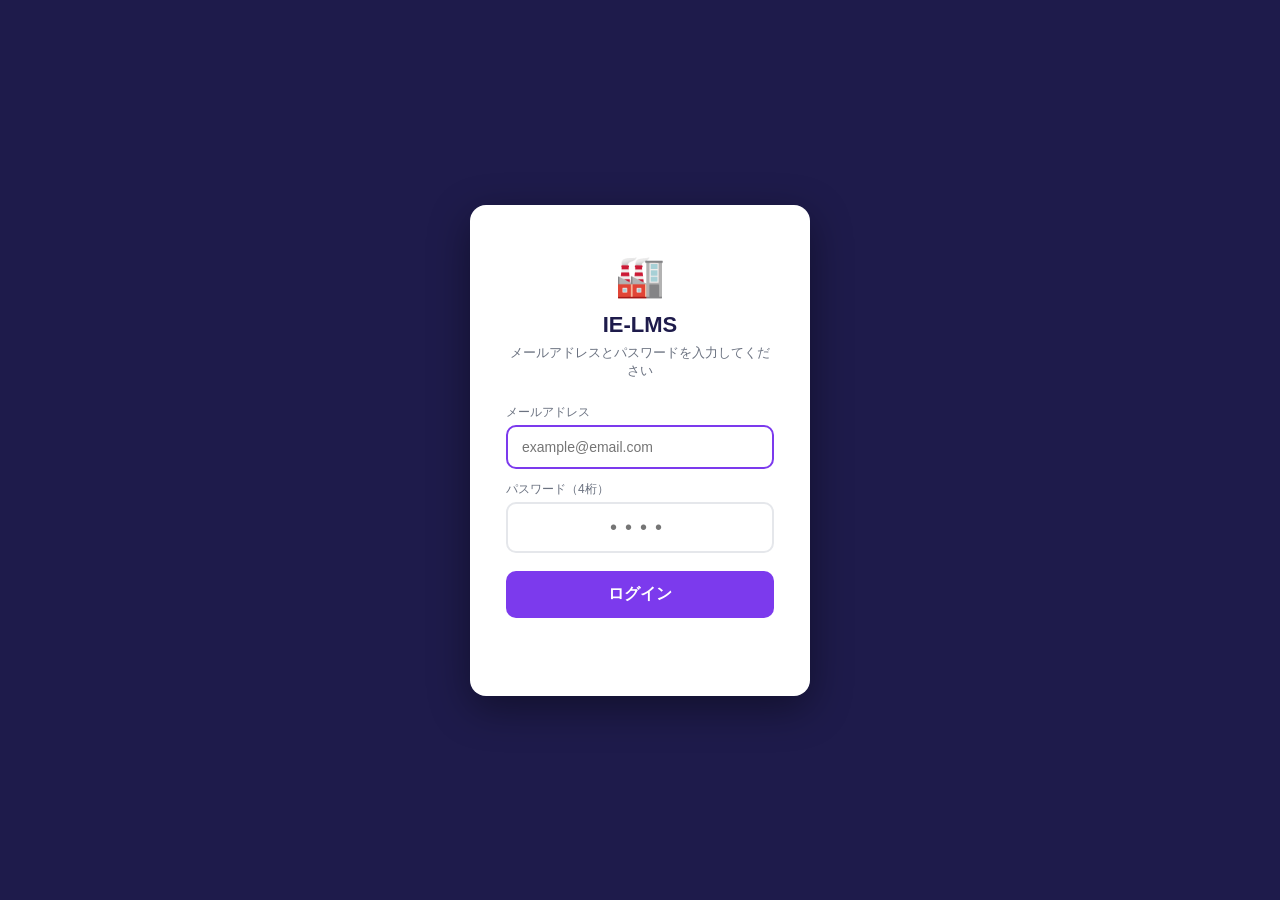
<file: index.html>
<!DOCTYPE html>
<html lang="ja">
<head>
  <meta charset="UTF-8">
  <meta name="viewport" content="width=device-width, initial-scale=1.0">
  <title>IE/QC/TPM-LMS | 製造業専門技術者育成プラットフォーム</title>
  <link rel="stylesheet" href="style.css">
</head>
<body>

<header class="site-header">
  <div class="header-inner">
    <a href="index.html" class="site-logo">
      <div class="logo-icon">🏭</div>
      <div>
        <div class="logo-text">IE/QC/TPM-LMS</div>
        <div class="logo-sub">製造業専門技術者育成プラットフォーム</div>
      </div>
    </a>
    <nav class="header-nav">
      <a href="index.html" class="nav-link">講座一覧</a>
      <a href="cases.html" class="nav-link">事例集</a>
      <a href="papers.html" class="nav-link">論文・文献</a>
      <a href="improvements.html" class="nav-link">改善案件</a>
    </nav>
  </div>
</header>

<section class="hero">
  <div class="hero-badge">製造業 専門技術者育成プログラム</div>
  <h1>IE・QC・TPM・課題解決を体系的に学ぶ<br>専門技術者育成プラットフォーム</h1>
  <p>工程分析・品質管理・設備保全・課題解決など、製造現場から経営まで幅広く活用できる手法を体系的に学ぶ。</p>
  <div class="hero-stats">
    <div class="stat">
      <div class="stat-num" id="total-courses">0</div>
      <div class="stat-label">総講座数</div>
    </div>
    <div class="stat">
      <div class="stat-num">4</div>
      <div class="stat-label">科目</div>
    </div>
    <div class="stat">
      <div class="stat-num" id="total-minutes">0</div>
      <div class="stat-label">合計時間（分）</div>
    </div>
  </div>
</section>

<main class="main-content">

  <section class="lesson-video lesson-video-featured" id="intro-video" hidden></section>

  <div class="filter-row">
    <span class="filter-label">科目：</span>
    <button class="filter-btn active" data-filter="all">すべて</button>
    <button class="filter-btn" data-filter="IE">IE（生産工学）</button>
    <button class="filter-btn" data-filter="QC">QC（品質管理）</button>
    <button class="filter-btn" data-filter="TPM">TPM（設備保全）</button>
    <button class="filter-btn" data-filter="PS">PS（課題解決）</button>
  </div>

  <div id="courses-container"></div>

</main>

<footer class="site-footer">
  <p>IE/QC/TPM-LMS &copy; 2026 — 製造業専門技術者育成プラットフォーム</p>
</footer>

<script src="data/ie_additional_courses.js"></script>
<script src="data/qc_courses.js"></script>
<script src="data/tpm_courses.js"></script>
<script src="data/ps_courses.js"></script>
<script src="data/courses.js"></script>
<script src="course-video.js"></script>
<script>
  const LEVEL_LABELS = ['', '入門', '基礎', '応用', '発展'];
  const SUBJECT_CONFIG = {
    IE:  { label: 'IE基礎講座',  subtitle: 'Industrial Engineering — 生産工学', icon: '🏭', color: '#3b82f6' },
    QC:  { label: 'QC基礎講座',  subtitle: 'Quality Control — 品質管理',        icon: '🔍', color: '#10b981' },
    TPM: { label: 'TPM基礎講座', subtitle: 'Total Productive Maintenance — 設備保全', icon: '⚙️', color: '#f59e0b' },
    PS:  { label: '課題設定・課題解決講座', subtitle: 'Problem Setting & Solving — 汎用思考・フレームワーク', icon: '🎯', color: '#8b5cf6' },
  };

  function getCourseSubject(c) {
    return c.subject || 'IE';
  }

  function calcTotalMinutes() {
    return COURSES.reduce((sum, c) => {
      const m = parseInt(c.duration);
      return sum + (isNaN(m) ? 0 : m);
    }, 0);
  }

  function renderCard(c) {
    return `
      <a href="course.html?id=${c.id}" class="course-card">
        <div class="card-header">
          <div class="card-icon">${c.icon}</div>
          <div class="card-meta">
            <div class="card-badges">
              <span class="badge badge-category">${c.category}</span>
              <span class="badge badge-level">Lv.${c.level} ${LEVEL_LABELS[c.level]}</span>
            </div>
            <div class="card-title">${c.title}</div>
            <div class="card-subtitle">${c.subtitle}</div>
          </div>
        </div>
        <div class="card-body">
          <div class="card-desc">${c.description}</div>
        </div>
        <div class="card-footer">
          <span class="card-duration">⏱ ${c.duration}</span>
          <span class="card-cta">学習を始める →</span>
        </div>
      </a>
    `;
  }

  function renderSubjectSection(subject, courses) {
    const cfg = SUBJECT_CONFIG[subject] || { label: subject + '講座', subtitle: '', icon: '📚', color: '#6b7280' };
    return `
      <div class="subject-section" data-subject="${subject}">
        <div class="subject-header" style="border-left-color: ${cfg.color}">
          <div class="subject-header-left">
            <span class="subject-icon">${cfg.icon}</span>
            <div>
              <div class="subject-title">${cfg.label}</div>
              <div class="subject-subtitle">${cfg.subtitle}</div>
            </div>
          </div>
          <span class="subject-count">${courses.length}講座</span>
        </div>
        <div class="courses-grid">
          ${courses.map(renderCard).join('')}
        </div>
      </div>
    `;
  }

  function renderAll(filter) {
    const container = document.getElementById('courses-container');
    const filtered = filter === 'all' ? COURSES : COURSES.filter(c => getCourseSubject(c) === filter);

    if (filter !== 'all') {
      // 単一科目の場合はグリッドのみ
      container.innerHTML = `<div class="courses-grid">${filtered.map(renderCard).join('')}</div>`;
      return;
    }

    // すべて表示の場合は科目別セクション
    const subjects = ['IE', 'QC', 'TPM', 'PS'];
    container.innerHTML = subjects.map(subj => {
      const subCourses = filtered.filter(c => getCourseSubject(c) === subj);
      return subCourses.length > 0 ? renderSubjectSection(subj, subCourses) : '';
    }).join('');
  }

  // Init stats
  mountCourseVideo(document.getElementById('intro-video'), COURSES.find(c => c.id === 'ie-overview'), true);
  document.getElementById('total-courses').textContent = COURSES.length;
  document.getElementById('total-minutes').textContent = calcTotalMinutes();

  // Filter buttons
  document.querySelectorAll('.filter-btn').forEach(btn => {
    btn.addEventListener('click', () => {
      document.querySelectorAll('.filter-btn').forEach(b => b.classList.remove('active'));
      btn.classList.add('active');
      renderAll(btn.dataset.filter);
    });
  });

  renderAll('all');
</script>


<link rel="stylesheet" href="chat-widget.css">
<script src="chat-widget.js"></script>
<script src="auth.js"></script>
</body>
</html>
</file>
<file: style.css>
* {
  box-sizing: border-box;
  margin: 0;
  padding: 0;
}

:root {
  --primary: #1a56db;
  --primary-dark: #1e429f;
  --primary-light: #e8f0fe;
  --accent: #f97316;
  --text: #1f2937;
  --text-muted: #6b7280;
  --border: #e5e7eb;
  --bg: #f9fafb;
  --white: #ffffff;
  --success: #059669;
  --shadow: 0 1px 3px rgba(0,0,0,0.08), 0 1px 2px rgba(0,0,0,0.05);
  --shadow-md: 0 4px 6px rgba(0,0,0,0.07), 0 2px 4px rgba(0,0,0,0.05);
  --shadow-lg: 0 10px 15px rgba(0,0,0,0.08), 0 4px 6px rgba(0,0,0,0.04);
}

body {
  font-family: 'Hiragino Sans', 'Noto Sans JP', 'Yu Gothic', -apple-system, sans-serif;
  background: var(--bg);
  color: var(--text);
  line-height: 1.7;
  font-size: 15px;
}

/* ===== HEADER ===== */
.site-header {
  background: linear-gradient(135deg, var(--primary-dark) 0%, var(--primary) 100%);
  color: var(--white);
  padding: 0 24px;
  position: sticky;
  top: 0;
  z-index: 100;
  box-shadow: var(--shadow-md);
}

.header-inner {
  max-width: 1100px;
  margin: 0 auto;
  display: flex;
  align-items: center;
  justify-content: space-between;
  height: 60px;
}

.site-logo {
  display: flex;
  align-items: center;
  gap: 10px;
  text-decoration: none;
  color: var(--white);
}

.logo-icon {
  background: rgba(255,255,255,0.15);
  border-radius: 8px;
  width: 36px;
  height: 36px;
  display: flex;
  align-items: center;
  justify-content: center;
  font-size: 18px;
}

.logo-text {
  font-size: 16px;
  font-weight: 700;
  letter-spacing: 0.03em;
}

.logo-sub {
  font-size: 11px;
  opacity: 0.75;
  font-weight: 400;
}

.header-nav {
  display: flex;
  align-items: center;
  gap: 20px;
}

.nav-link {
  color: rgba(255,255,255,0.85);
  text-decoration: none;
  font-size: 13px;
  transition: color 0.2s;
}

.nav-link:hover {
  color: var(--white);
}

/* ===== HERO ===== */
.hero {
  background: linear-gradient(135deg, var(--primary-dark) 0%, var(--primary) 60%, #3b82f6 100%);
  color: var(--white);
  padding: 56px 24px 64px;
  text-align: center;
}

.hero-badge {
  display: inline-block;
  background: rgba(255,255,255,0.15);
  border: 1px solid rgba(255,255,255,0.25);
  border-radius: 20px;
  padding: 4px 14px;
  font-size: 12px;
  letter-spacing: 0.05em;
  margin-bottom: 16px;
}

.hero h1 {
  font-size: 32px;
  font-weight: 800;
  line-height: 1.3;
  margin-bottom: 14px;
}

.hero p {
  font-size: 16px;
  opacity: 0.88;
  max-width: 560px;
  margin: 0 auto 28px;
}

.hero-stats {
  display: flex;
  justify-content: center;
  gap: 32px;
  flex-wrap: wrap;
}

.stat {
  text-align: center;
}

.stat-num {
  font-size: 28px;
  font-weight: 800;
}

.stat-label {
  font-size: 12px;
  opacity: 0.75;
  margin-top: 2px;
}

/* ===== MAIN CONTENT ===== */
.main-content {
  max-width: 1100px;
  margin: 0 auto;
  padding: 40px 24px 80px;
}

.lesson-video { scroll-margin-top: 72px; margin: 0 0 1.5rem; padding: clamp(1.1rem, 3vw, 1.8rem); border: 1px solid #cddcf1; border-left: 4px solid var(--primary); border-radius: 10px; background: #fff; }
.lesson-video[hidden] { display: none; }
.lesson-video h2 { font-size: clamp(1.25rem, 3vw, 1.65rem); margin: 2px 0 4px; }
.lesson-video-meta { color: var(--primary-dark); font-size: .875rem; font-weight: 700; }
.lesson-video-open { display: inline-block; padding: .6rem 1rem; margin-top: .75rem; background: var(--primary-dark); color: white; font-weight: 650; border-radius: 6px; text-decoration: none; }
.lesson-video-open:focus-visible { outline: 3px solid #e78a29; outline-offset: 3px; }
.lesson-video-availability { color: #536071; font-size: .875rem; margin-top: .45rem; }

/* ===== FILTER TABS ===== */
.filter-row {
  display: flex;
  align-items: center;
  gap: 8px;
  margin-bottom: 28px;
  flex-wrap: wrap;
}

.filter-label {
  font-size: 13px;
  color: var(--text-muted);
  font-weight: 500;
}

.filter-btn {
  padding: 6px 16px;
  border-radius: 20px;
  border: 1px solid var(--border);
  background: var(--white);
  color: var(--text-muted);
  font-size: 13px;
  cursor: pointer;
  transition: all 0.18s;
  font-family: inherit;
}

.filter-btn:hover {
  border-color: var(--primary);
  color: var(--primary);
}

.filter-btn.active {
  background: var(--primary);
  border-color: var(--primary);
  color: var(--white);
  font-weight: 600;
}

/* ===== SUBJECT SECTION HEADERS ===== */
.subject-section {
  margin-bottom: 48px;
}

.subject-header {
  display: flex;
  align-items: center;
  justify-content: space-between;
  border-left: 5px solid var(--primary);
  padding: 12px 16px;
  background: var(--white);
  border-radius: 0 10px 10px 0;
  margin-bottom: 20px;
  box-shadow: var(--shadow);
}

.subject-header-left {
  display: flex;
  align-items: center;
  gap: 14px;
}

.subject-icon {
  font-size: 28px;
  line-height: 1;
}

.subject-title {
  font-size: 18px;
  font-weight: 700;
  color: var(--text);
}

.subject-subtitle {
  font-size: 12px;
  color: var(--text-muted);
  margin-top: 2px;
}

.subject-count {
  font-size: 13px;
  font-weight: 600;
  color: var(--text-muted);
  background: var(--bg);
  padding: 4px 10px;
  border-radius: 20px;
  border: 1px solid var(--border);
}

/* ===== PS subject filter active color ===== */
.filter-btn[data-filter="PS"].active {
  background: #8b5cf6;
  color: #fff;
  border-color: #8b5cf6;
}

/* ===== COURSE GRID ===== */
.section-title {
  font-size: 20px;
  font-weight: 700;
  margin-bottom: 20px;
  display: flex;
  align-items: center;
  gap: 10px;
}

.section-title::after {
  content: '';
  flex: 1;
  height: 1px;
  background: var(--border);
}

.courses-grid {
  display: grid;
  grid-template-columns: repeat(auto-fill, minmax(300px, 1fr));
  gap: 20px;
}

.course-card {
  background: var(--white);
  border: 1px solid var(--border);
  border-radius: 12px;
  overflow: hidden;
  box-shadow: var(--shadow);
  transition: box-shadow 0.2s, transform 0.2s;
  display: flex;
  flex-direction: column;
  text-decoration: none;
  color: inherit;
}

.course-card:hover {
  box-shadow: var(--shadow-lg);
  transform: translateY(-2px);
}

.card-header {
  padding: 20px 20px 14px;
  display: flex;
  align-items: flex-start;
  gap: 14px;
}

.card-icon {
  width: 48px;
  height: 48px;
  border-radius: 10px;
  background: var(--primary-light);
  display: flex;
  align-items: center;
  justify-content: center;
  font-size: 22px;
  flex-shrink: 0;
}

.card-meta {
  flex: 1;
}

.card-badges {
  display: flex;
  gap: 6px;
  margin-bottom: 6px;
}

.badge {
  font-size: 11px;
  padding: 2px 8px;
  border-radius: 10px;
  font-weight: 600;
}

.badge-category {
  background: var(--primary-light);
  color: var(--primary);
}

.badge-level {
  background: #fef3c7;
  color: #92400e;
}

.card-title {
  font-size: 15px;
  font-weight: 700;
  line-height: 1.4;
  margin-bottom: 2px;
}

.card-subtitle {
  font-size: 11px;
  color: var(--text-muted);
}

.card-body {
  padding: 0 20px 14px;
  flex: 1;
}

.card-desc {
  font-size: 13px;
  color: var(--text-muted);
  line-height: 1.6;
}

.card-footer {
  padding: 12px 20px;
  border-top: 1px solid var(--border);
  display: flex;
  align-items: center;
  justify-content: space-between;
}

.card-duration {
  font-size: 12px;
  color: var(--text-muted);
  display: flex;
  align-items: center;
  gap: 4px;
}

.card-cta {
  font-size: 12px;
  font-weight: 600;
  color: var(--primary);
  display: flex;
  align-items: center;
  gap: 4px;
}

/* ===== COURSE DETAIL PAGE ===== */
.back-link {
  display: inline-flex;
  align-items: center;
  gap: 6px;
  color: var(--primary);
  text-decoration: none;
  font-size: 14px;
  font-weight: 500;
  margin-bottom: 24px;
  transition: opacity 0.2s;
}

.back-link:hover {
  opacity: 0.75;
}

.course-layout {
  display: grid;
  grid-template-columns: 1fr 280px;
  gap: 32px;
  align-items: start;
}

@media (max-width: 768px) {
  .course-layout {
    grid-template-columns: 1fr;
  }
}

.course-main {}

.course-hero {
  background: linear-gradient(135deg, var(--primary-dark) 0%, var(--primary) 100%);
  color: var(--white);
  border-radius: 14px;
  padding: 32px;
  margin-bottom: 28px;
}

.course-hero-icon {
  font-size: 40px;
  margin-bottom: 14px;
}

.course-hero-badge {
  display: inline-flex;
  gap: 8px;
  margin-bottom: 12px;
}

.course-hero h1 {
  font-size: 24px;
  font-weight: 800;
  margin-bottom: 6px;
  line-height: 1.3;
}

.course-hero-sub {
  font-size: 14px;
  opacity: 0.8;
  margin-bottom: 16px;
}

.course-hero-desc {
  font-size: 15px;
  opacity: 0.9;
  line-height: 1.7;
}

.course-hero-meta {
  display: flex;
  gap: 20px;
  margin-top: 20px;
  font-size: 13px;
  opacity: 0.85;
}

/* ===== OBJECTIVES ===== */
.objectives-box {
  background: var(--white);
  border: 1px solid var(--border);
  border-radius: 12px;
  padding: 22px 24px;
  margin-bottom: 24px;
  box-shadow: var(--shadow);
}

.objectives-box h3 {
  font-size: 14px;
  font-weight: 700;
  color: var(--primary);
  margin-bottom: 12px;
  display: flex;
  align-items: center;
  gap: 6px;
}

.objectives-list {
  list-style: none;
}

.objectives-list li {
  display: flex;
  align-items: flex-start;
  gap: 8px;
  font-size: 14px;
  padding: 5px 0;
}

.objectives-list li::before {
  content: '✓';
  color: var(--success);
  font-weight: 700;
  flex-shrink: 0;
  margin-top: 1px;
}

/* ===== SECTION CONTENT ===== */
.section-block {
  background: var(--white);
  border: 1px solid var(--border);
  border-radius: 12px;
  margin-bottom: 20px;
  box-shadow: var(--shadow);
  overflow: hidden;
}

/* Audio player panel */
.audio-panel {
  background: linear-gradient(135deg, #f0f0ff 0%, #faf5ff 100%);
  border: 1.5px solid #c4b5fd;
  border-radius: 14px;
  margin-bottom: 24px;
  overflow: hidden;
}

.audio-panel-header {
  display: flex;
  align-items: center;
  gap: 12px;
  padding: 16px 20px;
  border-bottom: 1px solid #ddd6fe;
}

.audio-panel-icon {
  font-size: 28px;
  line-height: 1;
}

.audio-panel-title {
  font-size: 15px;
  font-weight: 700;
  color: #4f46e5;
}

.audio-panel-sub {
  font-size: 12px;
  color: #7c3aed;
  margin-top: 2px;
}

.audio-panel-status {
  margin-left: auto;
  font-size: 12px;
  font-weight: 600;
  color: #94a3b8;
  background: #f1f5f9;
  border-radius: 20px;
  padding: 4px 12px;
  transition: background 0.2s, color 0.2s;
}

.audio-panel-status.is-playing {
  background: #dcfce7;
  color: #16a34a;
}

.audio-panel-tracks {
  display: flex;
  flex-direction: column;
  padding: 8px;
  gap: 4px;
}

.audio-track-btn {
  display: flex;
  align-items: center;
  gap: 12px;
  width: 100%;
  padding: 10px 12px;
  border: 1.5px solid transparent;
  border-radius: 10px;
  background: transparent;
  cursor: pointer;
  text-align: left;
  transition: background 0.15s, border-color 0.15s;
}

.audio-track-btn:hover {
  background: rgba(99, 102, 241, 0.07);
  border-color: #c4b5fd;
}

.audio-track-btn.is-playing {
  background: #6366f1;
  border-color: #6366f1;
  color: #fff;
}

.audio-track-btn.is-paused {
  background: #fef3c7;
  border-color: #f59e0b;
}

.audio-track-num {
  font-size: 11px;
  font-weight: 700;
  color: #8b5cf6;
  background: #ede9fe;
  border-radius: 50%;
  width: 22px;
  height: 22px;
  display: flex;
  align-items: center;
  justify-content: center;
  flex-shrink: 0;
}

.audio-track-btn.is-playing .audio-track-num {
  background: rgba(255,255,255,0.25);
  color: #fff;
}

.audio-track-title {
  flex: 1;
  font-size: 13.5px;
  font-weight: 500;
  color: #1e293b;
}

.audio-track-btn.is-playing .audio-track-title {
  color: #fff;
  font-weight: 600;
}

.audio-track-icon {
  font-size: 11px;
  color: #6366f1;
  flex-shrink: 0;
}

.audio-track-btn.is-playing .audio-track-icon {
  color: #fff;
}

.section-playing-badge {
  font-size: 11px;
  background: #6366f1;
  color: #fff;
  border-radius: 20px;
  padding: 2px 10px;
  font-weight: 600;
}

.section-block-header {
  padding: 16px 24px;
  background: var(--bg);
  border-bottom: 1px solid var(--border);
  font-size: 16px;
  font-weight: 700;
  display: flex;
  align-items: center;
  justify-content: space-between;
  gap: 12px;
}


.section-block-body {
  padding: 20px 24px;
}

.section-block-body p {
  margin-bottom: 12px;
}

.section-block-body p:last-child {
  margin-bottom: 0;
}

/* Markdown-like rendering */
.md-content h1, .md-content h2, .md-content h3 {
  font-weight: 700;
  margin: 16px 0 8px;
  line-height: 1.4;
}

.md-content h1 { font-size: 20px; }
.md-content h2 { font-size: 18px; }
.md-content h3 { font-size: 16px; color: var(--primary); }

.md-content p { margin-bottom: 10px; line-height: 1.75; }

.md-content ul, .md-content ol {
  padding-left: 20px;
  margin-bottom: 12px;
}

.md-content li { margin-bottom: 4px; line-height: 1.65; }

.md-content table {
  width: 100%;
  border-collapse: collapse;
  font-size: 13px;
  margin: 14px 0;
}

.md-content th {
  background: var(--primary-light);
  color: var(--primary-dark);
  padding: 8px 12px;
  text-align: left;
  font-weight: 700;
  border: 1px solid #c3d4f8;
}

.md-content td {
  padding: 8px 12px;
  border: 1px solid var(--border);
  vertical-align: top;
}

.md-content tr:nth-child(even) td {
  background: var(--bg);
}

.md-content code {
  background: #f1f5f9;
  border: 1px solid #e2e8f0;
  border-radius: 4px;
  padding: 1px 5px;
  font-size: 12px;
  font-family: 'SF Mono', 'Fira Code', monospace;
}

.md-content pre {
  background: #1e293b;
  color: #e2e8f0;
  border-radius: 8px;
  padding: 16px;
  font-size: 12px;
  line-height: 1.7;
  overflow-x: auto;
  margin: 14px 0;
  font-family: 'SF Mono', 'Fira Code', monospace;
}

.md-content pre code {
  background: none;
  border: none;
  padding: 0;
  font-size: 12px;
  color: inherit;
}

.md-content strong { font-weight: 700; }

/* ===== SIDEBAR ===== */
.course-sidebar {}

.sidebar-card {
  background: var(--white);
  border: 1px solid var(--border);
  border-radius: 12px;
  padding: 20px;
  box-shadow: var(--shadow);
  margin-bottom: 16px;
  position: sticky;
  top: 80px;
}

.sidebar-card h4 {
  font-size: 13px;
  font-weight: 700;
  color: var(--text-muted);
  text-transform: uppercase;
  letter-spacing: 0.05em;
  margin-bottom: 14px;
}

.toc-list {
  list-style: none;
}

.toc-item {
  border-bottom: 1px solid var(--border);
}

.toc-item:last-child {
  border-bottom: none;
}

.toc-link {
  display: block;
  padding: 9px 0;
  font-size: 13px;
  color: var(--text-muted);
  text-decoration: none;
  transition: color 0.2s;
  cursor: pointer;
}

.toc-link:hover {
  color: var(--primary);
}

.toc-link.active {
  color: var(--primary);
  font-weight: 600;
}

.related-courses {}

.related-link {
  display: flex;
  align-items: center;
  gap: 10px;
  padding: 9px 0;
  border-bottom: 1px solid var(--border);
  text-decoration: none;
  color: inherit;
  transition: color 0.18s;
}

.related-link:last-child {
  border-bottom: none;
}

.related-link:hover {
  color: var(--primary);
}

.related-icon {
  font-size: 18px;
}

.related-info {
  flex: 1;
}

.related-title {
  font-size: 13px;
  font-weight: 600;
  line-height: 1.3;
}

.related-cat {
  font-size: 11px;
  color: var(--text-muted);
}

/* ===== LEVEL DOTS ===== */
.level-dots {
  display: flex;
  gap: 3px;
}

.dot {
  width: 8px;
  height: 8px;
  border-radius: 50%;
  background: rgba(255,255,255,0.3);
}

.dot.filled {
  background: var(--white);
}

/* ===== FOOTER ===== */
.site-footer {
  background: #111827;
  color: #9ca3af;
  text-align: center;
  padding: 24px;
  font-size: 13px;
}

/* ===== CALLOUT BOXES ===== */
.callout {
  border-radius: 10px;
  margin: 16px 0;
  overflow: hidden;
  border-left: 4px solid;
}

.callout-header {
  padding: 8px 14px;
  font-size: 12px;
  font-weight: 800;
  letter-spacing: 0.04em;
  text-transform: uppercase;
}

.callout-body {
  padding: 12px 14px;
  font-size: 14px;
}

.callout-body p { margin-bottom: 6px; }
.callout-body p:last-child { margin-bottom: 0; }
.callout-body ul { padding-left: 18px; }

.callout-tip { background: #fffbeb; border-color: #f59e0b; }
.callout-tip .callout-header { background: #fef3c7; color: #92400e; }

.callout-point { background: #eff6ff; border-color: var(--primary); }
.callout-point .callout-header { background: var(--primary-light); color: var(--primary-dark); }

.callout-warn { background: #fff1f2; border-color: #f43f5e; }
.callout-warn .callout-header { background: #ffe4e6; color: #9f1239; }

.callout-example { background: #f0fdf4; border-color: #22c55e; }
.callout-example .callout-header { background: #dcfce7; color: #166534; }

.callout-formula { background: #faf5ff; border-color: #a855f7; }
.callout-formula .callout-header { background: #f3e8ff; color: #7e22ce; }

/* Ordered list */
.md-content ol {
  padding-left: 20px;
  margin-bottom: 12px;
  counter-reset: none;
}

.md-content ol li { margin-bottom: 5px; line-height: 1.65; }

/* HR */
.md-content hr { border: none; border-top: 1px solid var(--border); margin: 20px 0; }

/* ===== QUIZ ===== */
.quiz-box {
  background: var(--white);
  border: 2px solid var(--primary);
  border-radius: 14px;
  margin-top: 28px;
  overflow: hidden;
  box-shadow: var(--shadow-md);
}

.quiz-header {
  background: linear-gradient(135deg, var(--primary-dark) 0%, var(--primary) 100%);
  color: var(--white);
  padding: 20px 24px;
  display: flex;
  align-items: center;
  gap: 14px;
}

.quiz-icon { font-size: 28px; }

.quiz-title { font-size: 18px; font-weight: 800; }

.quiz-subtitle { font-size: 13px; opacity: 0.8; margin-top: 2px; }

.quiz-body { padding: 20px 24px; }

.quiz-question { margin-bottom: 24px; }

.quiz-q-num {
  font-size: 11px;
  font-weight: 700;
  color: var(--primary);
  text-transform: uppercase;
  letter-spacing: 0.05em;
  margin-bottom: 6px;
}

.quiz-q-text {
  font-size: 15px;
  font-weight: 600;
  margin-bottom: 12px;
  line-height: 1.5;
}

.quiz-options { display: flex; flex-direction: column; gap: 8px; }

.quiz-option {
  display: flex;
  align-items: center;
  gap: 10px;
  padding: 10px 14px;
  border: 1px solid var(--border);
  border-radius: 8px;
  cursor: pointer;
  transition: all 0.18s;
  font-size: 14px;
}

.quiz-option:hover { border-color: var(--primary); background: var(--primary-light); }

.quiz-option input[type="radio"] { accent-color: var(--primary); }

.quiz-option.correct {
  border-color: var(--success);
  background: #ecfdf5;
  color: #065f46;
  font-weight: 600;
}

.quiz-option.wrong {
  border-color: #ef4444;
  background: #fef2f2;
  color: #991b1b;
}

.quiz-feedback {
  font-size: 13px;
  margin-top: 8px;
  font-weight: 600;
  padding: 4px 0;
}

.quiz-feedback.correct { color: var(--success); }
.quiz-feedback.wrong { color: #ef4444; }

.quiz-footer {
  border-top: 1px solid var(--border);
  padding: 20px 24px;
  display: flex;
  align-items: center;
  gap: 16px;
  flex-wrap: wrap;
  background: var(--bg);
}

.quiz-score {
  display: flex;
  align-items: center;
  gap: 10px;
  font-size: 15px;
}

.quiz-score .pass { font-size: 28px; font-weight: 800; color: var(--success); }
.quiz-score .fail { font-size: 28px; font-weight: 800; color: #f97316; }
.quiz-score .score-detail { color: var(--text-muted); font-size: 14px; }

.quiz-submit-btn {
  padding: 9px 22px;
  background: var(--primary);
  color: var(--white);
  border: none;
  border-radius: 8px;
  font-size: 14px;
  font-weight: 600;
  cursor: pointer;
  font-family: inherit;
  transition: background 0.18s;
}

.quiz-submit-btn:hover { background: var(--primary-dark); }
.quiz-submit-btn:disabled { background: #9ca3af; cursor: default; }

.quiz-save-msg {
  font-size: 13px;
  color: var(--text-muted);
}

.quiz-save-msg.saved { color: var(--success); font-weight: 600; }

/* ===== IMPROVEMENTS PAGE ===== */
.page-header {
  margin-bottom: 28px;
}

.page-header h1 {
  font-size: 24px;
  font-weight: 800;
  margin-bottom: 6px;
}

.page-header p {
  color: var(--text-muted);
  font-size: 15px;
}

.form-card {
  background: var(--white);
  border: 1px solid var(--border);
  border-radius: 12px;
  padding: 28px;
  box-shadow: var(--shadow);
  margin-bottom: 32px;
}

.form-card h2 {
  font-size: 17px;
  font-weight: 700;
  margin-bottom: 20px;
  padding-bottom: 12px;
  border-bottom: 1px solid var(--border);
}

.form-grid {
  display: grid;
  grid-template-columns: 1fr 1fr;
  gap: 16px;
}

@media (max-width: 640px) { .form-grid { grid-template-columns: 1fr; } }

.form-group {
  display: flex;
  flex-direction: column;
  gap: 6px;
}

.form-group.full { grid-column: 1 / -1; }

.form-label {
  font-size: 13px;
  font-weight: 600;
  color: var(--text);
}

.form-label .req { color: #ef4444; margin-left: 3px; }

.form-input, .form-textarea, .form-select {
  padding: 9px 12px;
  border: 1px solid var(--border);
  border-radius: 8px;
  font-size: 14px;
  font-family: inherit;
  background: var(--white);
  color: var(--text);
  transition: border-color 0.18s;
}

.form-input:focus, .form-textarea:focus, .form-select:focus {
  outline: none;
  border-color: var(--primary);
  box-shadow: 0 0 0 3px rgba(26,86,219,0.1);
}

.form-textarea { min-height: 90px; resize: vertical; }

.form-hint { font-size: 12px; color: var(--text-muted); }

.form-row-inline {
  display: flex;
  gap: 8px;
  align-items: center;
}

.form-row-inline .form-input { flex: 1; }

.unit-label {
  font-size: 13px;
  color: var(--text-muted);
  white-space: nowrap;
}

.form-submit-btn {
  display: inline-flex;
  align-items: center;
  gap: 8px;
  padding: 11px 28px;
  background: var(--primary);
  color: var(--white);
  border: none;
  border-radius: 8px;
  font-size: 15px;
  font-weight: 700;
  cursor: pointer;
  font-family: inherit;
  transition: background 0.18s;
  margin-top: 20px;
}

.form-submit-btn:hover { background: var(--primary-dark); }
.form-submit-btn:disabled { background: #9ca3af; cursor: default; }

.upload-row {
  display: flex;
  flex-direction: column;
  gap: 6px;
}

.upload-input {
  padding: 6px 0;
  font-size: 13px;
}

/* Improvement list */
.impr-list { display: flex; flex-direction: column; gap: 16px; }

.impr-card {
  background: var(--white);
  border: 1px solid var(--border);
  border-radius: 12px;
  box-shadow: var(--shadow);
  overflow: hidden;
}

.impr-card-header {
  padding: 16px 20px;
  display: flex;
  align-items: flex-start;
  gap: 14px;
  border-bottom: 1px solid var(--border);
}

.impr-status-badge {
  padding: 3px 10px;
  border-radius: 10px;
  font-size: 11px;
  font-weight: 700;
  white-space: nowrap;
}

.status-open { background: #fef3c7; color: #92400e; }
.status-in_progress { background: var(--primary-light); color: var(--primary-dark); }
.status-completed { background: #ecfdf5; color: #065f46; }

.impr-process { font-size: 16px; font-weight: 700; flex: 1; }
.impr-date { font-size: 12px; color: var(--text-muted); white-space: nowrap; }

.impr-card-body { padding: 16px 20px; }

.impr-issue { font-size: 14px; color: var(--text); margin-bottom: 10px; }

.impr-metrics {
  display: flex;
  gap: 16px;
  flex-wrap: wrap;
  margin-bottom: 12px;
}

.impr-metric {
  font-size: 13px;
  background: var(--bg);
  border-radius: 6px;
  padding: 5px 10px;
}

.impr-metric-label { color: var(--text-muted); margin-right: 4px; }

.impr-claude {
  background: linear-gradient(135deg, #f0f4ff 0%, #faf0ff 100%);
  border: 1px solid #c3d4f8;
  border-radius: 8px;
  padding: 12px 14px;
  margin-top: 12px;
}

.impr-claude-label {
  font-size: 11px;
  font-weight: 700;
  color: var(--primary);
  text-transform: uppercase;
  letter-spacing: 0.04em;
  margin-bottom: 6px;
}

.impr-claude-text {
  font-size: 13px;
  line-height: 1.7;
  white-space: pre-wrap;
}

.impr-claude-pending {
  font-size: 13px;
  color: var(--text-muted);
  font-style: italic;
}

.impr-card-footer {
  padding: 10px 20px;
  border-top: 1px solid var(--border);
  background: var(--bg);
  display: flex;
  align-items: center;
  gap: 12px;
}

.impr-media-badge {
  font-size: 12px;
  color: var(--text-muted);
  display: flex;
  align-items: center;
  gap: 4px;
}

.impr-analyze-btn {
  margin-left: auto;
  padding: 5px 14px;
  background: var(--primary-light);
  color: var(--primary);
  border: 1px solid var(--primary);
  border-radius: 6px;
  font-size: 12px;
  font-weight: 600;
  cursor: pointer;
  font-family: inherit;
  transition: all 0.18s;
}

.impr-analyze-btn:hover { background: var(--primary); color: var(--white); }

.empty-state {
  text-align: center;
  padding: 60px 20px;
  color: var(--text-muted);
}

.empty-icon { font-size: 40px; margin-bottom: 12px; }
.empty-text { font-size: 16px; margin-bottom: 6px; }
.empty-sub { font-size: 13px; }

.tab-row {
  display: flex;
  gap: 4px;
  border-bottom: 1px solid var(--border);
  margin-bottom: 24px;
}

.tab-btn {
  padding: 10px 18px;
  border: none;
  background: none;
  font-size: 14px;
  font-weight: 600;
  color: var(--text-muted);
  cursor: pointer;
  border-bottom: 2px solid transparent;
  margin-bottom: -1px;
  font-family: inherit;
  transition: all 0.18s;
}

.tab-btn.active {
  color: var(--primary);
  border-bottom-color: var(--primary);
}

.alert {
  padding: 12px 16px;
  border-radius: 8px;
  font-size: 14px;
  margin-bottom: 20px;
}

.alert-error { background: #fef2f2; color: #991b1b; border: 1px solid #fca5a5; }
.alert-success { background: #ecfdf5; color: #065f46; border: 1px solid #6ee7b7; }

/* ===== RESPONSIVE ===== */
@media (max-width: 600px) {
  .hero h1 { font-size: 24px; }
  .courses-grid { grid-template-columns: 1fr; }
  .hero-stats { gap: 20px; }
}
</file>
<file: chat-widget.css>
/* ===== AI Chat Widget ===== */

#ai-chat-widget {
  position: fixed;
  bottom: 24px;
  right: 24px;
  z-index: 1000;
  font-family: -apple-system, BlinkMacSystemFont, 'Segoe UI', sans-serif;
}

/* FAB Button */
.ai-chat-fab {
  display: flex;
  align-items: center;
  gap: 8px;
  background: linear-gradient(135deg, #6366f1, #8b5cf6);
  color: #fff;
  border: none;
  border-radius: 50px;
  padding: 14px 20px;
  cursor: pointer;
  box-shadow: 0 4px 20px rgba(99, 102, 241, 0.45);
  transition: transform 0.2s, box-shadow 0.2s;
  font-size: 15px;
  font-weight: 600;
}

.ai-chat-fab:hover {
  transform: translateY(-2px);
  box-shadow: 0 6px 28px rgba(99, 102, 241, 0.55);
}

.ai-chat-fab--open .ai-chat-fab-icon {
  transform: rotate(15deg);
}

.ai-chat-fab-icon {
  font-size: 18px;
  transition: transform 0.2s;
}

/* Panel */
.ai-chat-panel {
  position: absolute;
  bottom: 70px;
  right: 0;
  width: 380px;
  max-height: 560px;
  background: #fff;
  border-radius: 16px;
  box-shadow: 0 8px 40px rgba(0, 0, 0, 0.18);
  display: flex;
  flex-direction: column;
  overflow: hidden;
  opacity: 0;
  pointer-events: none;
  transform: translateY(12px) scale(0.97);
  transition: opacity 0.22s ease, transform 0.22s ease;
}

.ai-chat-panel--open {
  opacity: 1;
  pointer-events: auto;
  transform: translateY(0) scale(1);
}

/* Header */
.ai-chat-header {
  background: linear-gradient(135deg, #6366f1, #8b5cf6);
  color: #fff;
  padding: 14px 16px;
  display: flex;
  align-items: center;
  justify-content: space-between;
  flex-shrink: 0;
}

.ai-chat-header-left {
  display: flex;
  align-items: center;
  gap: 10px;
}

.ai-chat-avatar {
  font-size: 26px;
  line-height: 1;
}

.ai-chat-title {
  font-size: 14px;
  font-weight: 700;
}

.ai-chat-subtitle {
  font-size: 11px;
  opacity: 0.85;
  margin-top: 1px;
}

.ai-chat-header-actions {
  display: flex;
  gap: 6px;
}

.ai-chat-clear,
.ai-chat-close {
  background: rgba(255, 255, 255, 0.2);
  border: none;
  color: #fff;
  border-radius: 8px;
  width: 32px;
  height: 32px;
  cursor: pointer;
  font-size: 15px;
  display: flex;
  align-items: center;
  justify-content: center;
  transition: background 0.15s;
}

.ai-chat-clear:hover,
.ai-chat-close:hover {
  background: rgba(255, 255, 255, 0.35);
}

/* Messages */
.ai-chat-messages {
  flex: 1;
  overflow-y: auto;
  padding: 16px;
  display: flex;
  flex-direction: column;
  gap: 12px;
  background: #f8fafc;
}

.ai-chat-message {
  display: flex;
}

.ai-chat-message--user {
  justify-content: flex-end;
}

.ai-chat-message--bot {
  justify-content: flex-start;
}

.ai-chat-bubble {
  max-width: 88%;
  padding: 10px 14px;
  border-radius: 16px;
  font-size: 13.5px;
  line-height: 1.6;
  word-break: break-word;
}

.ai-chat-message--user .ai-chat-bubble {
  background: linear-gradient(135deg, #6366f1, #8b5cf6);
  color: #fff;
  border-bottom-right-radius: 4px;
}

.ai-chat-message--bot .ai-chat-bubble {
  background: #fff;
  color: #1e293b;
  border: 1px solid #e2e8f0;
  border-bottom-left-radius: 4px;
  box-shadow: 0 1px 3px rgba(0, 0, 0, 0.06);
}

.ai-chat-message--bot .ai-chat-bubble h3,
.ai-chat-message--bot .ai-chat-bubble h4 {
  margin: 8px 0 4px;
  font-size: 13.5px;
  color: #6366f1;
}

.ai-chat-message--bot .ai-chat-bubble ul {
  margin: 6px 0;
  padding-left: 18px;
}

.ai-chat-message--bot .ai-chat-bubble li {
  margin: 2px 0;
}

.ai-chat-message--bot .ai-chat-bubble code {
  background: #f1f5f9;
  padding: 1px 5px;
  border-radius: 4px;
  font-size: 12px;
  font-family: 'SFMono-Regular', Consolas, monospace;
}

.ai-chat-message--bot .ai-chat-bubble strong {
  color: #334155;
}

/* Typing indicator */
.ai-chat-typing {
  display: inline-flex;
  gap: 4px;
  align-items: center;
  height: 20px;
}

.ai-chat-typing span {
  width: 7px;
  height: 7px;
  background: #94a3b8;
  border-radius: 50%;
  animation: ai-typing-bounce 1.2s infinite;
}

.ai-chat-typing span:nth-child(2) { animation-delay: 0.2s; }
.ai-chat-typing span:nth-child(3) { animation-delay: 0.4s; }

@keyframes ai-typing-bounce {
  0%, 60%, 100% { transform: translateY(0); }
  30% { transform: translateY(-5px); }
}

/* Input Area */
.ai-chat-input-area {
  display: flex;
  align-items: flex-end;
  gap: 8px;
  padding: 12px 14px;
  border-top: 1px solid #e2e8f0;
  background: #fff;
  flex-shrink: 0;
}

.ai-chat-input {
  flex: 1;
  border: 1.5px solid #e2e8f0;
  border-radius: 12px;
  padding: 9px 12px;
  font-size: 13.5px;
  font-family: inherit;
  resize: none;
  outline: none;
  transition: border-color 0.15s;
  line-height: 1.5;
  max-height: 120px;
  overflow-y: auto;
  color: #1e293b;
}

.ai-chat-input:focus {
  border-color: #6366f1;
}

.ai-chat-input::placeholder {
  color: #94a3b8;
}

.ai-chat-send {
  width: 40px;
  height: 40px;
  border-radius: 12px;
  background: linear-gradient(135deg, #6366f1, #8b5cf6);
  color: #fff;
  border: none;
  cursor: pointer;
  font-size: 16px;
  display: flex;
  align-items: center;
  justify-content: center;
  flex-shrink: 0;
  transition: opacity 0.15s, transform 0.15s;
}

.ai-chat-send:hover {
  opacity: 0.9;
  transform: scale(1.05);
}

.ai-chat-send:disabled {
  opacity: 0.45;
  cursor: not-allowed;
  transform: none;
}

/* Scrollbar */
.ai-chat-messages::-webkit-scrollbar {
  width: 4px;
}
.ai-chat-messages::-webkit-scrollbar-track {
  background: transparent;
}
.ai-chat-messages::-webkit-scrollbar-thumb {
  background: #cbd5e1;
  border-radius: 2px;
}

/* Mobile */
@media (max-width: 480px) {
  #ai-chat-widget {
    bottom: 16px;
    right: 16px;
  }

  .ai-chat-panel {
    width: calc(100vw - 32px);
    right: 0;
    max-height: 70vh;
  }

  .ai-chat-fab-label {
    display: none;
  }

  .ai-chat-fab {
    width: 52px;
    height: 52px;
    border-radius: 50%;
    padding: 0;
    justify-content: center;
  }
}
</file>
